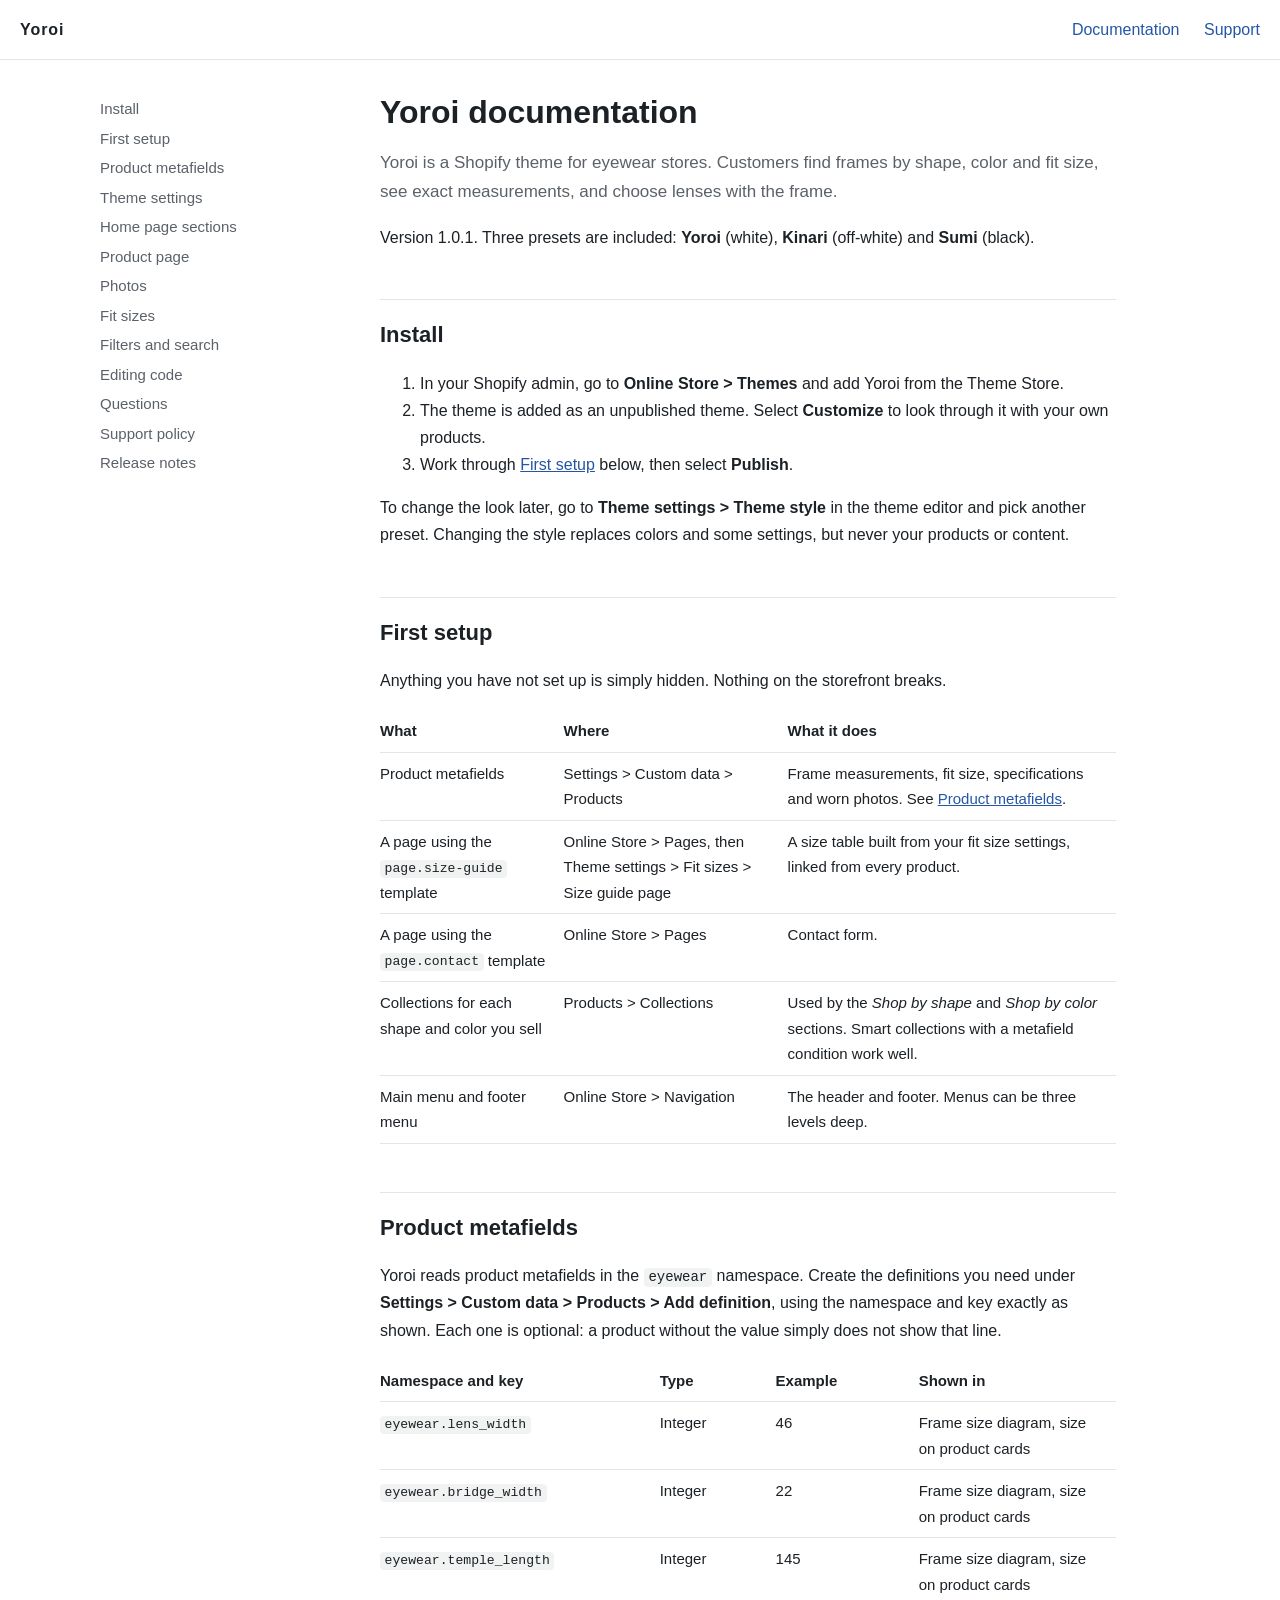
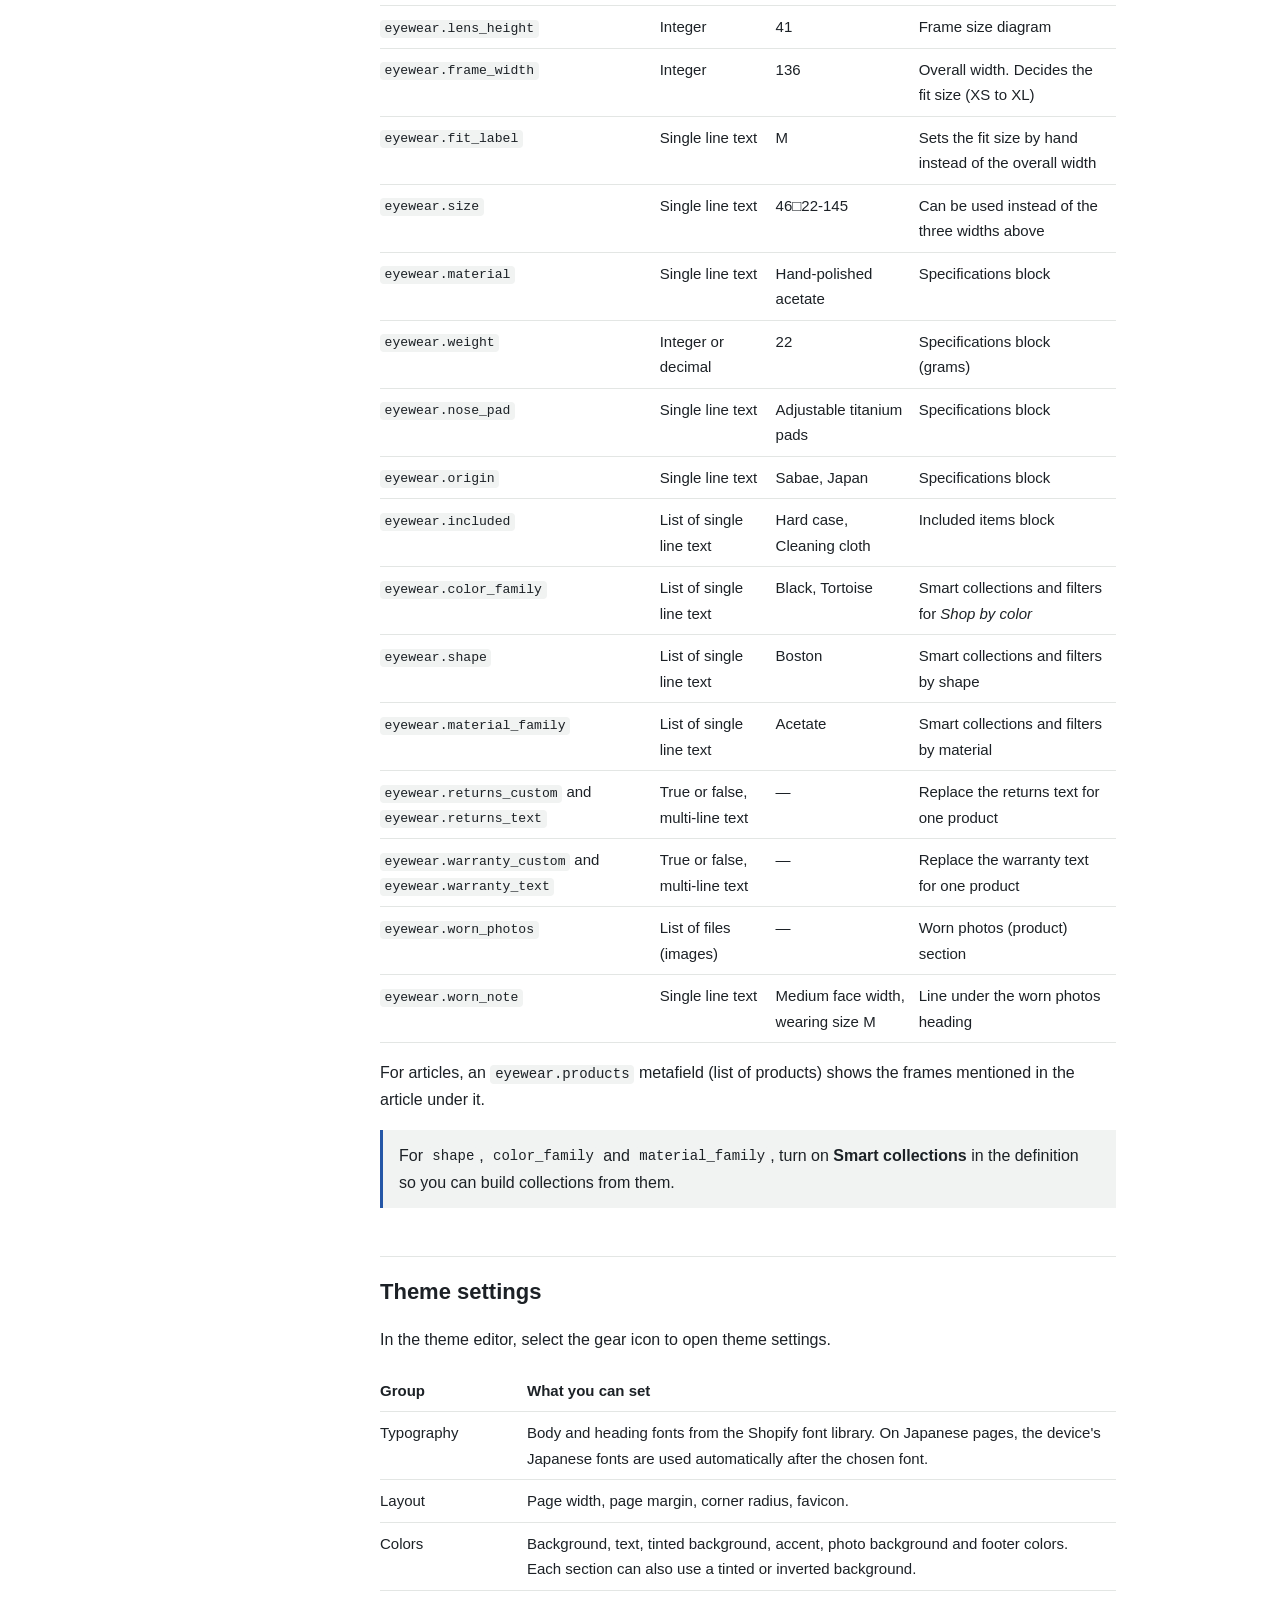
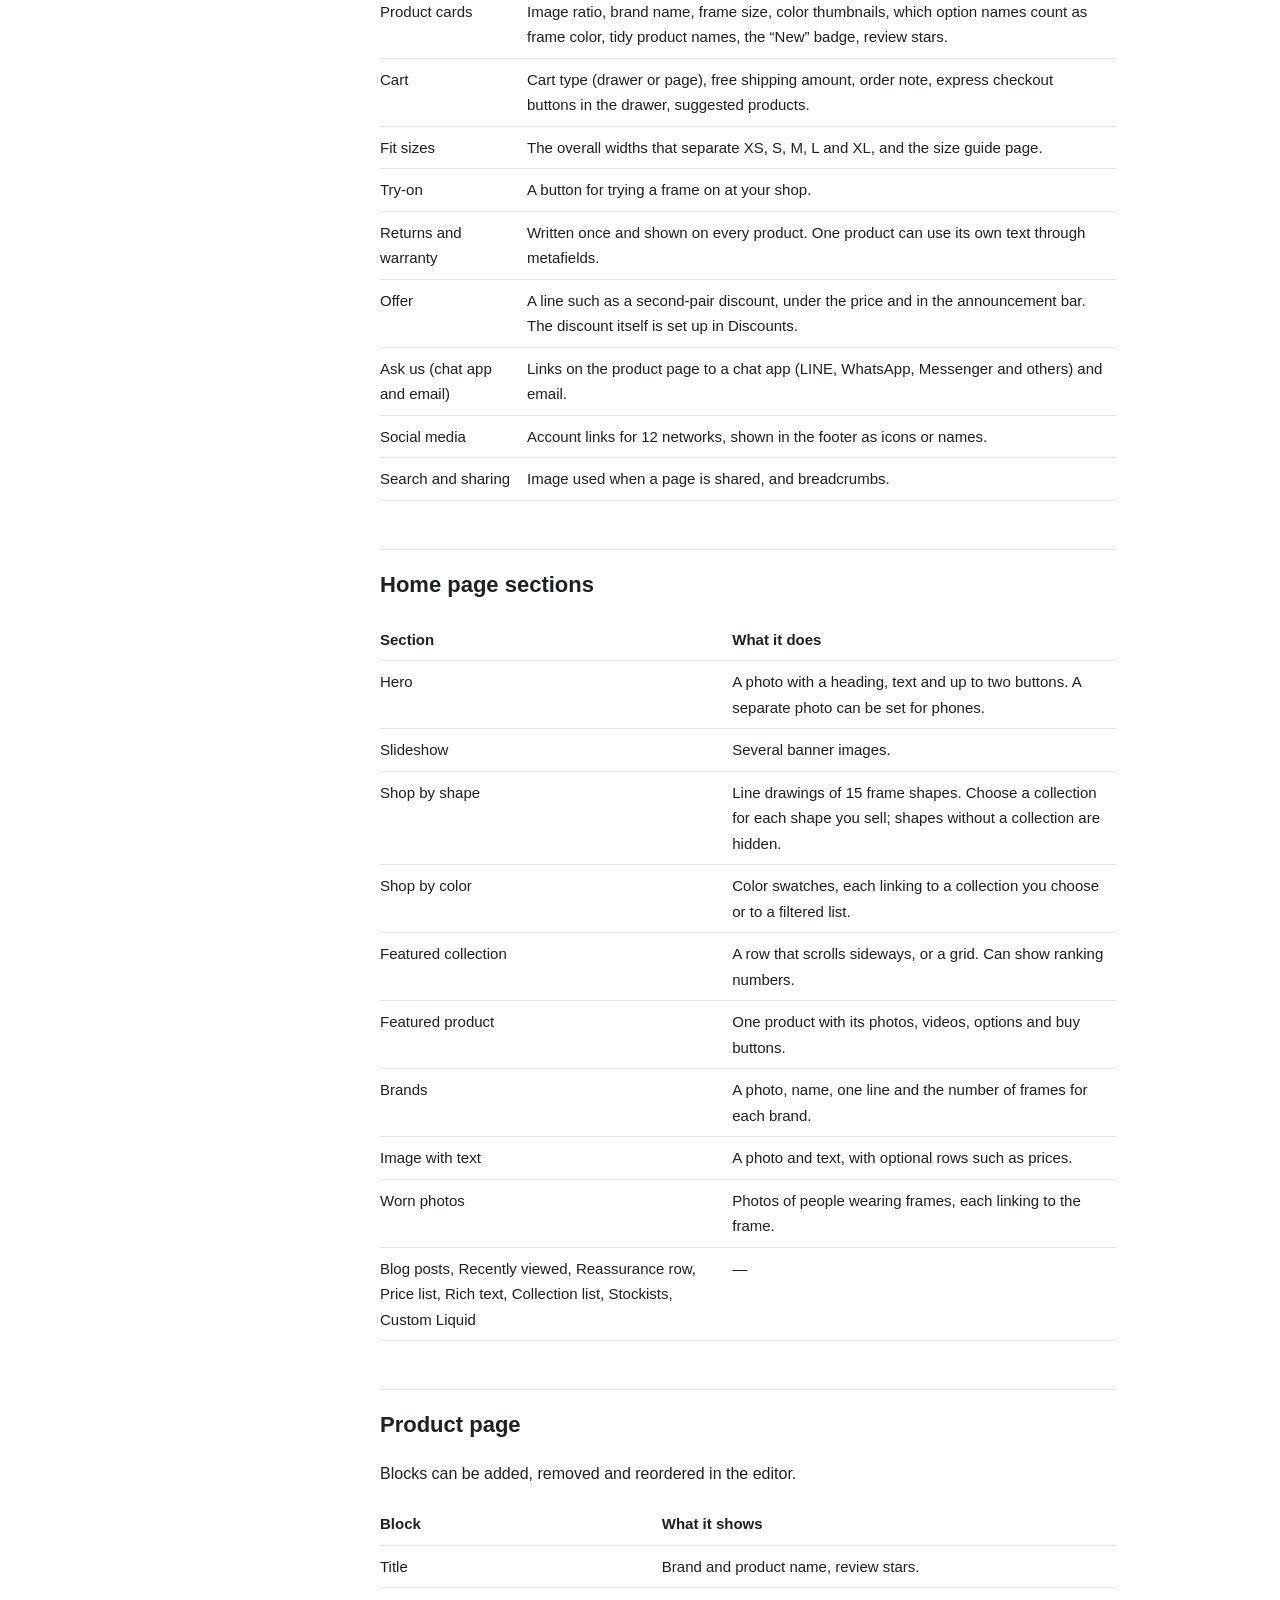
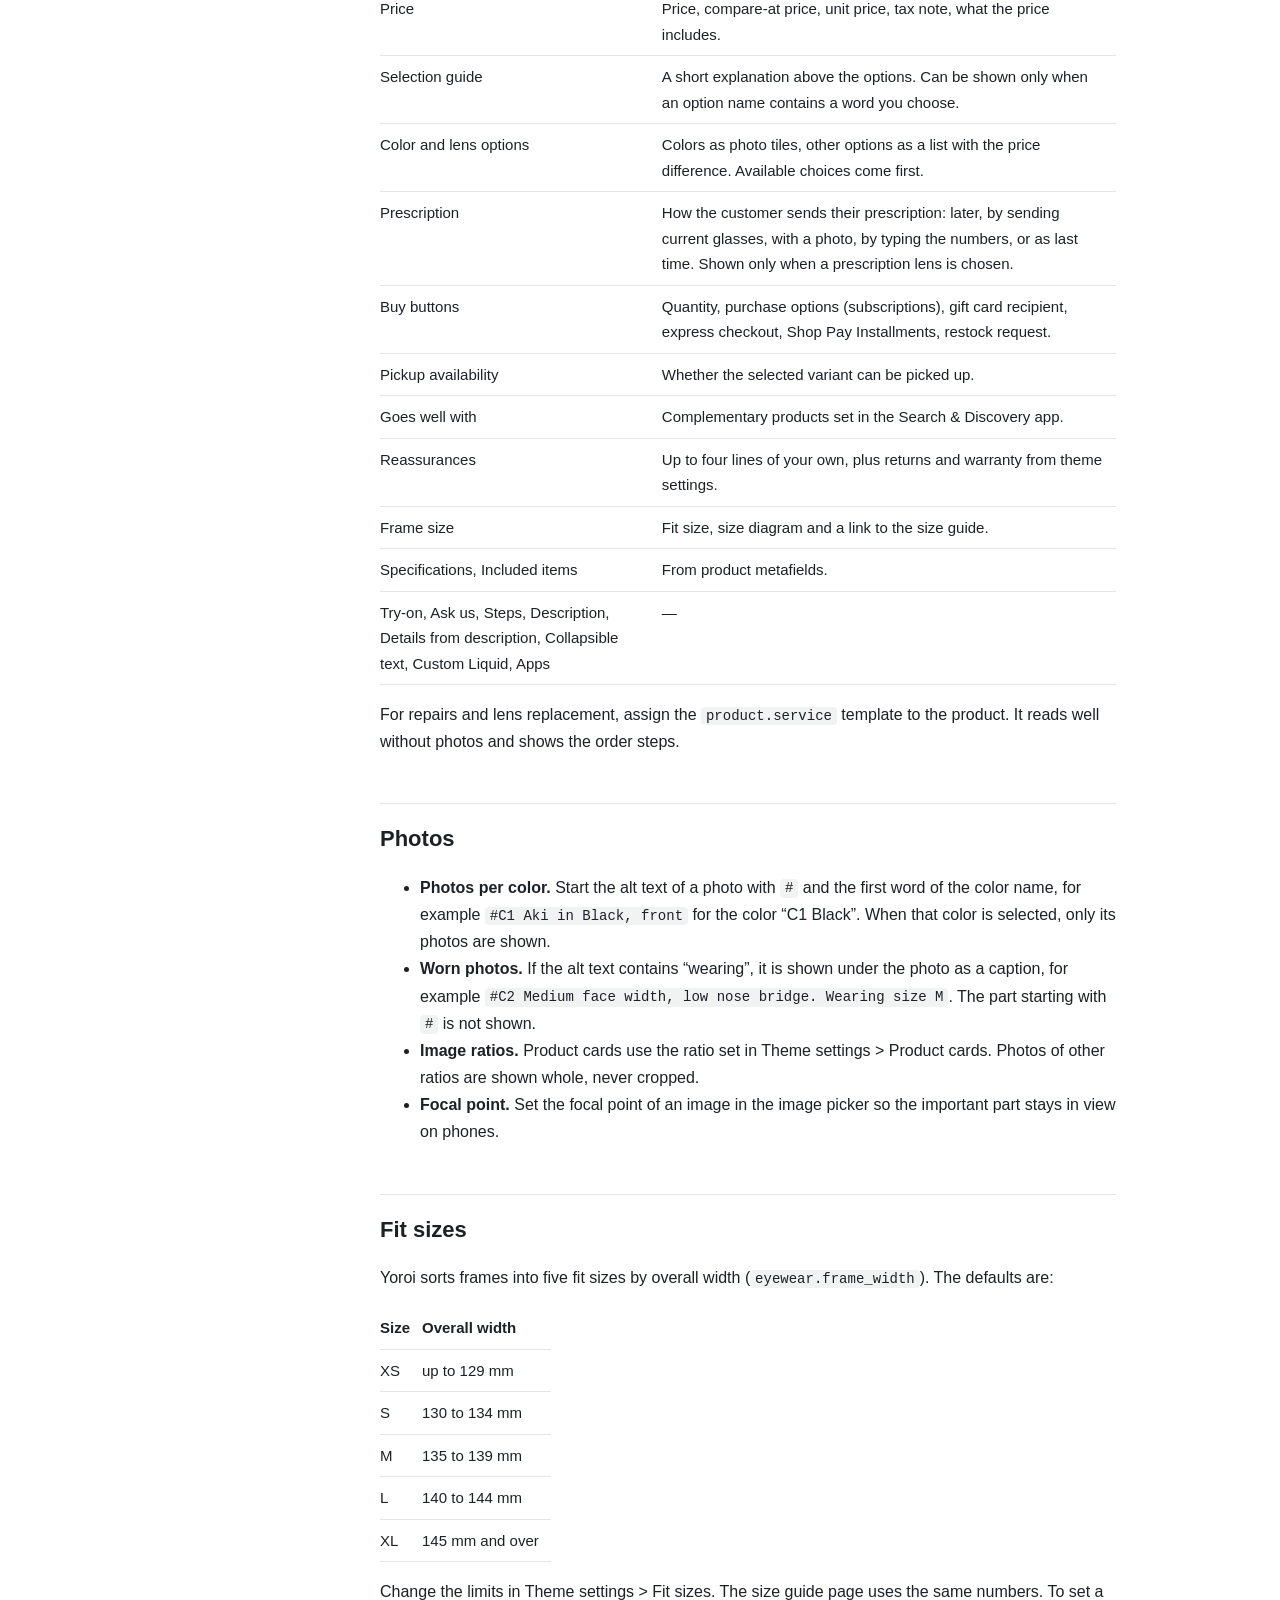
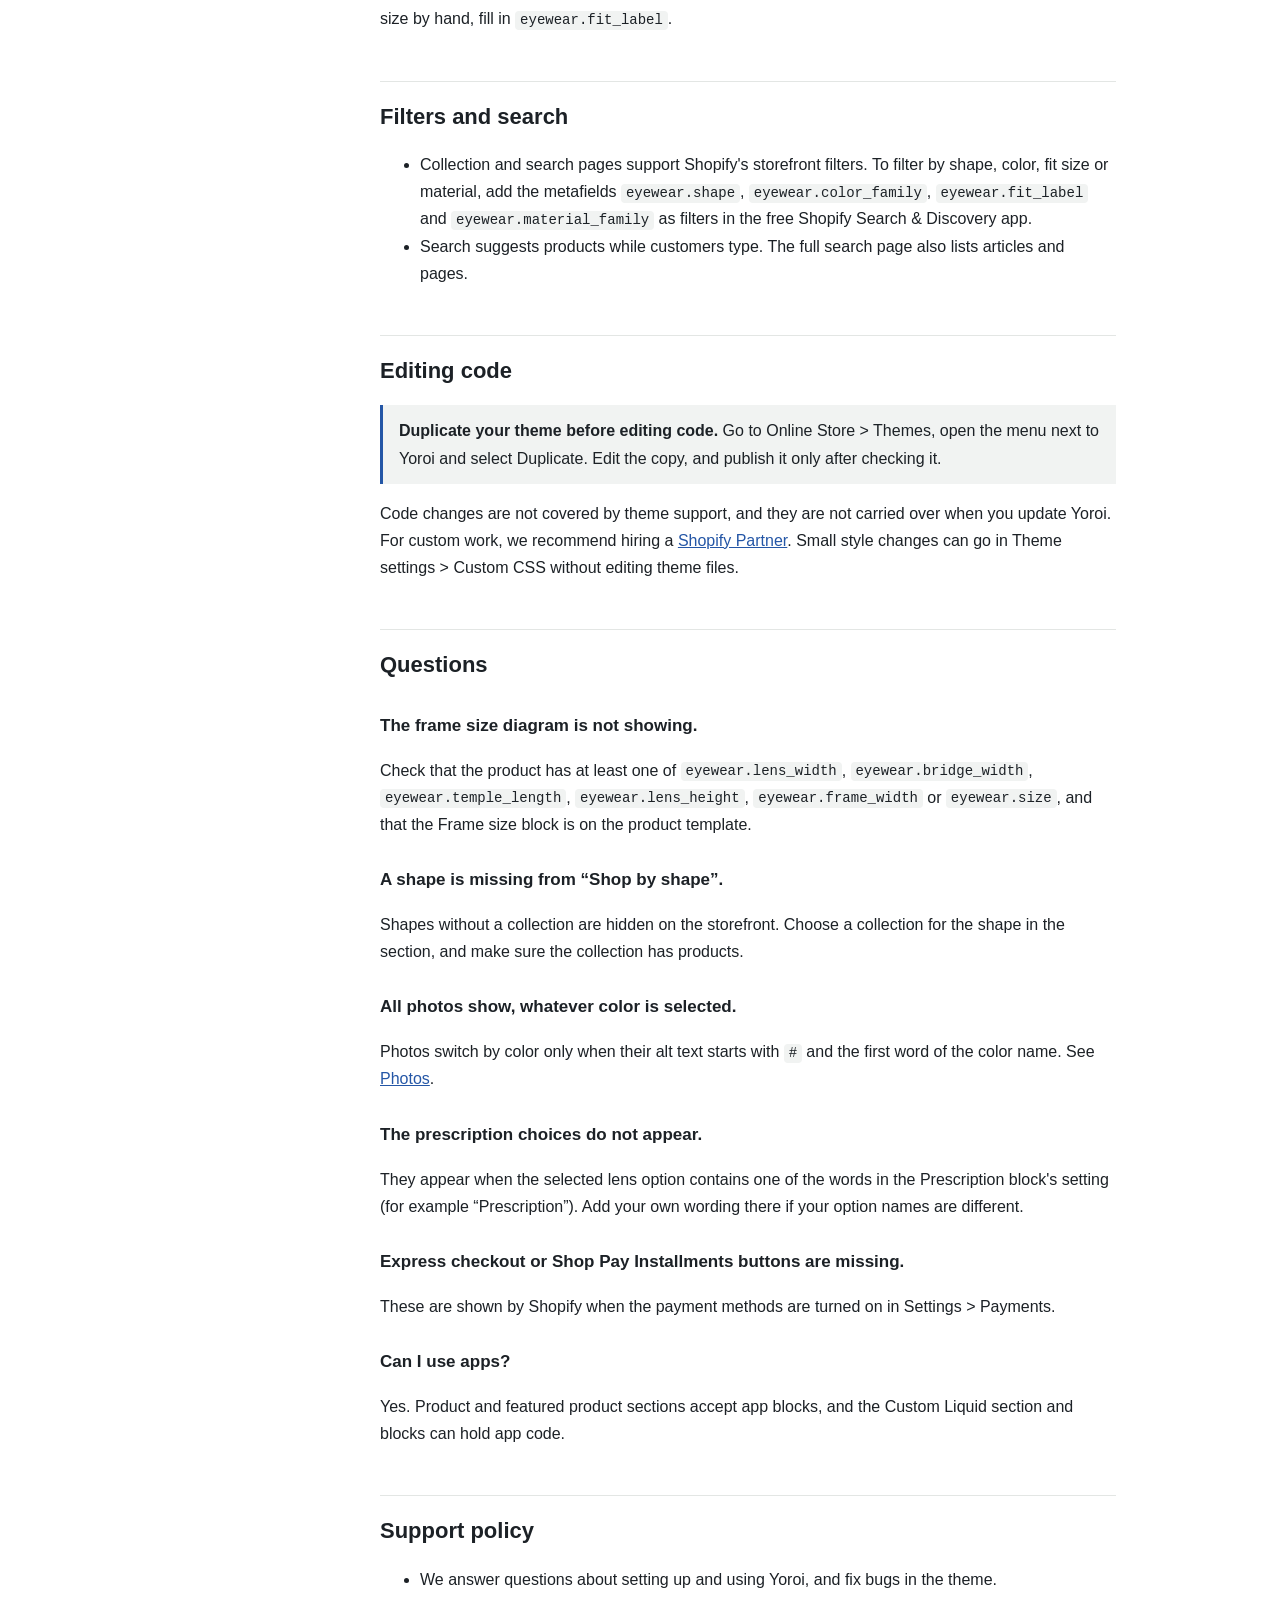
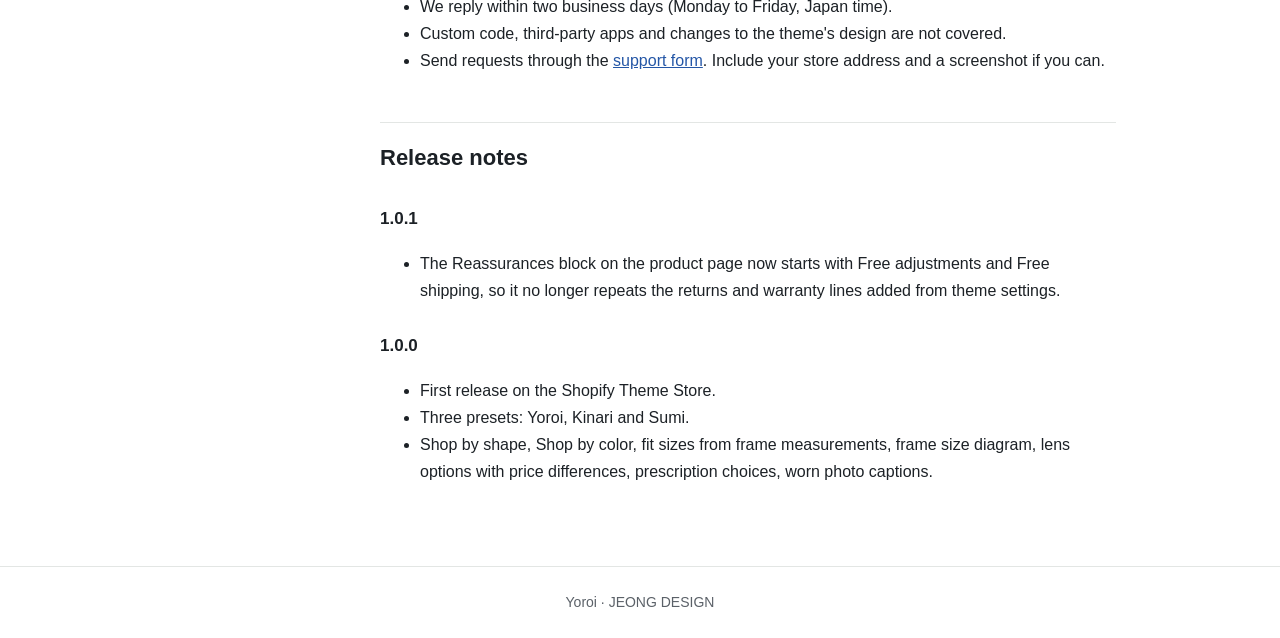
<file: index.html>
<!doctype html>
<html lang="en">
<head>
  <meta charset="utf-8">
  <meta name="viewport" content="width=device-width, initial-scale=1">
  <title>Yoroi theme documentation</title>
  <meta name="description" content="How to set up and use Yoroi, a Shopify theme for eyewear stores.">
  <link rel="stylesheet" href="style.css">
</head>
<body>
  <a class="skip" href="#content">Skip to content</a>
  <header class="top">
    <a class="brand" href="./">Yoroi</a>
    <nav aria-label="Site">
      <a href="./" aria-current="page">Documentation</a>
      <a href="support.html">Support</a>
    </nav>
  </header>

  <div class="layout">
    <nav class="toc" aria-label="On this page">
      <ol>
        <li><a href="#install">Install</a></li>
        <li><a href="#first-setup">First setup</a></li>
        <li><a href="#metafields">Product metafields</a></li>
        <li><a href="#settings">Theme settings</a></li>
        <li><a href="#home">Home page sections</a></li>
        <li><a href="#product">Product page</a></li>
        <li><a href="#photos">Photos</a></li>
        <li><a href="#fit-sizes">Fit sizes</a></li>
        <li><a href="#filters">Filters and search</a></li>
        <li><a href="#code">Editing code</a></li>
        <li><a href="#faq">Questions</a></li>
        <li><a href="#support-policy">Support policy</a></li>
        <li><a href="#releases">Release notes</a></li>
      </ol>
    </nav>

    <main id="content">
      <h1>Yoroi documentation</h1>
      <p class="lead">Yoroi is a Shopify theme for eyewear stores. Customers find frames by shape, color and fit size, see exact measurements, and choose lenses with the frame.</p>
      <p>Version 1.0.1. Three presets are included: <strong>Yoroi</strong> (white), <strong>Kinari</strong> (off-white) and <strong>Sumi</strong> (black).</p>

      <h2 id="install">Install</h2>
      <ol>
        <li>In your Shopify admin, go to <strong>Online Store &gt; Themes</strong> and add Yoroi from the Theme Store.</li>
        <li>The theme is added as an unpublished theme. Select <strong>Customize</strong> to look through it with your own products.</li>
        <li>Work through <a href="#first-setup">First setup</a> below, then select <strong>Publish</strong>.</li>
      </ol>
      <p>To change the look later, go to <strong>Theme settings &gt; Theme style</strong> in the theme editor and pick another preset. Changing the style replaces colors and some settings, but never your products or content.</p>

      <h2 id="first-setup">First setup</h2>
      <p>Anything you have not set up is simply hidden. Nothing on the storefront breaks.</p>
      <table>
        <thead><tr><th scope="col">What</th><th scope="col">Where</th><th scope="col">What it does</th></tr></thead>
        <tbody>
          <tr><td>Product metafields</td><td>Settings &gt; Custom data &gt; Products</td><td>Frame measurements, fit size, specifications and worn photos. See <a href="#metafields">Product metafields</a>.</td></tr>
          <tr><td>A page using the <code>page.size-guide</code> template</td><td>Online Store &gt; Pages, then Theme settings &gt; Fit sizes &gt; Size guide page</td><td>A size table built from your fit size settings, linked from every product.</td></tr>
          <tr><td>A page using the <code>page.contact</code> template</td><td>Online Store &gt; Pages</td><td>Contact form.</td></tr>
          <tr><td>Collections for each shape and color you sell</td><td>Products &gt; Collections</td><td>Used by the <em>Shop by shape</em> and <em>Shop by color</em> sections. Smart collections with a metafield condition work well.</td></tr>
          <tr><td>Main menu and footer menu</td><td>Online Store &gt; Navigation</td><td>The header and footer. Menus can be three levels deep.</td></tr>
        </tbody>
      </table>

      <h2 id="metafields">Product metafields</h2>
      <p>Yoroi reads product metafields in the <code>eyewear</code> namespace. Create the definitions you need under <strong>Settings &gt; Custom data &gt; Products &gt; Add definition</strong>, using the namespace and key exactly as shown. Each one is optional: a product without the value simply does not show that line.</p>
      <table>
        <thead><tr><th scope="col">Namespace and key</th><th scope="col">Type</th><th scope="col">Example</th><th scope="col">Shown in</th></tr></thead>
        <tbody>
          <tr><td><code>eyewear.lens_width</code></td><td>Integer</td><td>46</td><td>Frame size diagram, size on product cards</td></tr>
          <tr><td><code>eyewear.bridge_width</code></td><td>Integer</td><td>22</td><td>Frame size diagram, size on product cards</td></tr>
          <tr><td><code>eyewear.temple_length</code></td><td>Integer</td><td>145</td><td>Frame size diagram, size on product cards</td></tr>
          <tr><td><code>eyewear.lens_height</code></td><td>Integer</td><td>41</td><td>Frame size diagram</td></tr>
          <tr><td><code>eyewear.frame_width</code></td><td>Integer</td><td>136</td><td>Overall width. Decides the fit size (XS to XL)</td></tr>
          <tr><td><code>eyewear.fit_label</code></td><td>Single line text</td><td>M</td><td>Sets the fit size by hand instead of the overall width</td></tr>
          <tr><td><code>eyewear.size</code></td><td>Single line text</td><td>46□22-145</td><td>Can be used instead of the three widths above</td></tr>
          <tr><td><code>eyewear.material</code></td><td>Single line text</td><td>Hand-polished acetate</td><td>Specifications block</td></tr>
          <tr><td><code>eyewear.weight</code></td><td>Integer or decimal</td><td>22</td><td>Specifications block (grams)</td></tr>
          <tr><td><code>eyewear.nose_pad</code></td><td>Single line text</td><td>Adjustable titanium pads</td><td>Specifications block</td></tr>
          <tr><td><code>eyewear.origin</code></td><td>Single line text</td><td>Sabae, Japan</td><td>Specifications block</td></tr>
          <tr><td><code>eyewear.included</code></td><td>List of single line text</td><td>Hard case, Cleaning cloth</td><td>Included items block</td></tr>
          <tr><td><code>eyewear.color_family</code></td><td>List of single line text</td><td>Black, Tortoise</td><td>Smart collections and filters for <em>Shop by color</em></td></tr>
          <tr><td><code>eyewear.shape</code></td><td>List of single line text</td><td>Boston</td><td>Smart collections and filters by shape</td></tr>
          <tr><td><code>eyewear.material_family</code></td><td>List of single line text</td><td>Acetate</td><td>Smart collections and filters by material</td></tr>
          <tr><td><code>eyewear.returns_custom</code> and <code>eyewear.returns_text</code></td><td>True or false, multi-line text</td><td>—</td><td>Replace the returns text for one product</td></tr>
          <tr><td><code>eyewear.warranty_custom</code> and <code>eyewear.warranty_text</code></td><td>True or false, multi-line text</td><td>—</td><td>Replace the warranty text for one product</td></tr>
          <tr><td><code>eyewear.worn_photos</code></td><td>List of files (images)</td><td>—</td><td>Worn photos (product) section</td></tr>
          <tr><td><code>eyewear.worn_note</code></td><td>Single line text</td><td>Medium face width, wearing size M</td><td>Line under the worn photos heading</td></tr>
        </tbody>
      </table>
      <p>For articles, an <code>eyewear.products</code> metafield (list of products) shows the frames mentioned in the article under it.</p>
      <div class="note">For <code>shape</code>, <code>color_family</code> and <code>material_family</code>, turn on <strong>Smart collections</strong> in the definition so you can build collections from them.</div>

      <h2 id="settings">Theme settings</h2>
      <p>In the theme editor, select the gear icon to open theme settings.</p>
      <table>
        <thead><tr><th scope="col">Group</th><th scope="col">What you can set</th></tr></thead>
        <tbody>
          <tr><td>Typography</td><td>Body and heading fonts from the Shopify font library. On Japanese pages, the device's Japanese fonts are used automatically after the chosen font.</td></tr>
          <tr><td>Layout</td><td>Page width, page margin, corner radius, favicon.</td></tr>
          <tr><td>Colors</td><td>Background, text, tinted background, accent, photo background and footer colors. Each section can also use a tinted or inverted background.</td></tr>
          <tr><td>Product cards</td><td>Image ratio, brand name, frame size, color thumbnails, which option names count as frame color, tidy product names, the “New” badge, review stars.</td></tr>
          <tr><td>Cart</td><td>Cart type (drawer or page), free shipping amount, order note, express checkout buttons in the drawer, suggested products.</td></tr>
          <tr><td>Fit sizes</td><td>The overall widths that separate XS, S, M, L and XL, and the size guide page.</td></tr>
          <tr><td>Try-on</td><td>A button for trying a frame on at your shop.</td></tr>
          <tr><td>Returns and warranty</td><td>Written once and shown on every product. One product can use its own text through metafields.</td></tr>
          <tr><td>Offer</td><td>A line such as a second-pair discount, under the price and in the announcement bar. The discount itself is set up in Discounts.</td></tr>
          <tr><td>Ask us (chat app and email)</td><td>Links on the product page to a chat app (LINE, WhatsApp, Messenger and others) and email.</td></tr>
          <tr><td>Social media</td><td>Account links for 12 networks, shown in the footer as icons or names.</td></tr>
          <tr><td>Search and sharing</td><td>Image used when a page is shared, and breadcrumbs.</td></tr>
        </tbody>
      </table>

      <h2 id="home">Home page sections</h2>
      <table>
        <thead><tr><th scope="col">Section</th><th scope="col">What it does</th></tr></thead>
        <tbody>
          <tr><td>Hero</td><td>A photo with a heading, text and up to two buttons. A separate photo can be set for phones.</td></tr>
          <tr><td>Slideshow</td><td>Several banner images.</td></tr>
          <tr><td>Shop by shape</td><td>Line drawings of 15 frame shapes. Choose a collection for each shape you sell; shapes without a collection are hidden.</td></tr>
          <tr><td>Shop by color</td><td>Color swatches, each linking to a collection you choose or to a filtered list.</td></tr>
          <tr><td>Featured collection</td><td>A row that scrolls sideways, or a grid. Can show ranking numbers.</td></tr>
          <tr><td>Featured product</td><td>One product with its photos, videos, options and buy buttons.</td></tr>
          <tr><td>Brands</td><td>A photo, name, one line and the number of frames for each brand.</td></tr>
          <tr><td>Image with text</td><td>A photo and text, with optional rows such as prices.</td></tr>
          <tr><td>Worn photos</td><td>Photos of people wearing frames, each linking to the frame.</td></tr>
          <tr><td>Blog posts, Recently viewed, Reassurance row, Price list, Rich text, Collection list, Stockists, Custom Liquid</td><td>—</td></tr>
        </tbody>
      </table>

      <h2 id="product">Product page</h2>
      <p>Blocks can be added, removed and reordered in the editor.</p>
      <table>
        <thead><tr><th scope="col">Block</th><th scope="col">What it shows</th></tr></thead>
        <tbody>
          <tr><td>Title</td><td>Brand and product name, review stars.</td></tr>
          <tr><td>Price</td><td>Price, compare-at price, unit price, tax note, what the price includes.</td></tr>
          <tr><td>Selection guide</td><td>A short explanation above the options. Can be shown only when an option name contains a word you choose.</td></tr>
          <tr><td>Color and lens options</td><td>Colors as photo tiles, other options as a list with the price difference. Available choices come first.</td></tr>
          <tr><td>Prescription</td><td>How the customer sends their prescription: later, by sending current glasses, with a photo, by typing the numbers, or as last time. Shown only when a prescription lens is chosen.</td></tr>
          <tr><td>Buy buttons</td><td>Quantity, purchase options (subscriptions), gift card recipient, express checkout, Shop Pay Installments, restock request.</td></tr>
          <tr><td>Pickup availability</td><td>Whether the selected variant can be picked up.</td></tr>
          <tr><td>Goes well with</td><td>Complementary products set in the Search &amp; Discovery app.</td></tr>
          <tr><td>Reassurances</td><td>Up to four lines of your own, plus returns and warranty from theme settings.</td></tr>
          <tr><td>Frame size</td><td>Fit size, size diagram and a link to the size guide.</td></tr>
          <tr><td>Specifications, Included items</td><td>From product metafields.</td></tr>
          <tr><td>Try-on, Ask us, Steps, Description, Details from description, Collapsible text, Custom Liquid, Apps</td><td>—</td></tr>
        </tbody>
      </table>
      <p>For repairs and lens replacement, assign the <code>product.service</code> template to the product. It reads well without photos and shows the order steps.</p>

      <h2 id="photos">Photos</h2>
      <ul>
        <li><strong>Photos per color.</strong> Start the alt text of a photo with <code>#</code> and the first word of the color name, for example <code>#C1 Aki in Black, front</code> for the color “C1 Black”. When that color is selected, only its photos are shown.</li>
        <li><strong>Worn photos.</strong> If the alt text contains “wearing”, it is shown under the photo as a caption, for example <code>#C2 Medium face width, low nose bridge. Wearing size M</code>. The part starting with <code>#</code> is not shown.</li>
        <li><strong>Image ratios.</strong> Product cards use the ratio set in Theme settings &gt; Product cards. Photos of other ratios are shown whole, never cropped.</li>
        <li><strong>Focal point.</strong> Set the focal point of an image in the image picker so the important part stays in view on phones.</li>
      </ul>

      <h2 id="fit-sizes">Fit sizes</h2>
      <p>Yoroi sorts frames into five fit sizes by overall width (<code>eyewear.frame_width</code>). The defaults are:</p>
      <table>
        <thead><tr><th scope="col">Size</th><th scope="col">Overall width</th></tr></thead>
        <tbody>
          <tr><td>XS</td><td>up to 129 mm</td></tr><tr><td>S</td><td>130 to 134 mm</td></tr><tr><td>M</td><td>135 to 139 mm</td></tr><tr><td>L</td><td>140 to 144 mm</td></tr><tr><td>XL</td><td>145 mm and over</td></tr>
        </tbody>
      </table>
      <p>Change the limits in Theme settings &gt; Fit sizes. The size guide page uses the same numbers. To set a size by hand, fill in <code>eyewear.fit_label</code>.</p>

      <h2 id="filters">Filters and search</h2>
      <ul>
        <li>Collection and search pages support Shopify's storefront filters. To filter by shape, color, fit size or material, add the metafields <code>eyewear.shape</code>, <code>eyewear.color_family</code>, <code>eyewear.fit_label</code> and <code>eyewear.material_family</code> as filters in the free Shopify Search &amp; Discovery app.</li>
        <li>Search suggests products while customers type. The full search page also lists articles and pages.</li>
      </ul>

      <h2 id="code">Editing code</h2>
      <div class="note"><strong>Duplicate your theme before editing code.</strong> Go to Online Store &gt; Themes, open the menu next to Yoroi and select Duplicate. Edit the copy, and publish it only after checking it.</div>
      <p>Code changes are not covered by theme support, and they are not carried over when you update Yoroi. For custom work, we recommend hiring a <a href="https://www.shopify.com/partners/directory">Shopify Partner</a>. Small style changes can go in Theme settings &gt; Custom CSS without editing theme files.</p>

      <h2 id="faq">Questions</h2>
      <h3>The frame size diagram is not showing.</h3>
      <p>Check that the product has at least one of <code>eyewear.lens_width</code>, <code>eyewear.bridge_width</code>, <code>eyewear.temple_length</code>, <code>eyewear.lens_height</code>, <code>eyewear.frame_width</code> or <code>eyewear.size</code>, and that the Frame size block is on the product template.</p>
      <h3>A shape is missing from “Shop by shape”.</h3>
      <p>Shapes without a collection are hidden on the storefront. Choose a collection for the shape in the section, and make sure the collection has products.</p>
      <h3>All photos show, whatever color is selected.</h3>
      <p>Photos switch by color only when their alt text starts with <code>#</code> and the first word of the color name. See <a href="#photos">Photos</a>.</p>
      <h3>The prescription choices do not appear.</h3>
      <p>They appear when the selected lens option contains one of the words in the Prescription block's setting (for example “Prescription”). Add your own wording there if your option names are different.</p>
      <h3>Express checkout or Shop Pay Installments buttons are missing.</h3>
      <p>These are shown by Shopify when the payment methods are turned on in Settings &gt; Payments.</p>
      <h3>Can I use apps?</h3>
      <p>Yes. Product and featured product sections accept app blocks, and the Custom Liquid section and blocks can hold app code.</p>

      <h2 id="support-policy">Support policy</h2>
      <ul>
        <li>We answer questions about setting up and using Yoroi, and fix bugs in the theme.</li>
        <li>We reply within two business days (Monday to Friday, Japan time).</li>
        <li>Custom code, third-party apps and changes to the theme's design are not covered.</li>
        <li>Send requests through the <a href="support.html">support form</a>. Include your store address and a screenshot if you can.</li>
      </ul>

      <h2 id="releases">Release notes</h2>
      <h3>1.0.1</h3>
      <ul>
        <li>The Reassurances block on the product page now starts with Free adjustments and Free shipping, so it no longer repeats the returns and warranty lines added from theme settings.</li>
      </ul>
      <h3>1.0.0</h3>
      <ul>
        <li>First release on the Shopify Theme Store.</li>
        <li>Three presets: Yoroi, Kinari and Sumi.</li>
        <li>Shop by shape, Shop by color, fit sizes from frame measurements, frame size diagram, lens options with price differences, prescription choices, worn photo captions.</li>
      </ul>
    </main>
  </div>

  <footer class="bottom">Yoroi · JEONG DESIGN</footer>
</body>
</html>
</file>
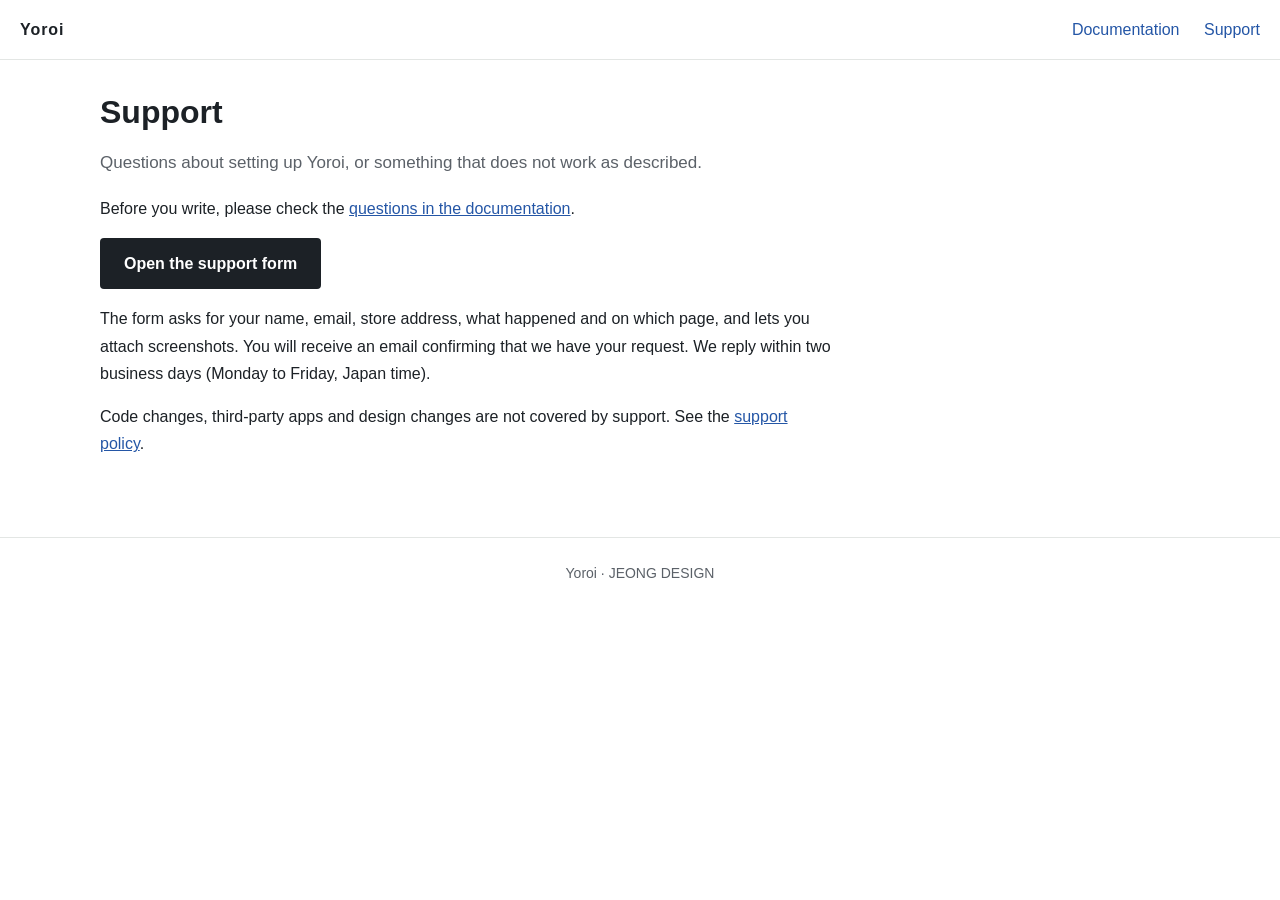
<file: support.html>
<!doctype html>
<html lang="en">
<head>
  <meta charset="utf-8">
  <meta name="viewport" content="width=device-width, initial-scale=1">
  <title>Yoroi theme support</title>
  <meta name="description" content="Contact support for the Yoroi Shopify theme.">
  <link rel="stylesheet" href="style.css">
</head>
<body>
  <a class="skip" href="#content">Skip to content</a>
  <header class="top">
    <a class="brand" href="./">Yoroi</a>
    <nav aria-label="Site">
      <a href="./">Documentation</a>
      <a href="support.html" aria-current="page">Support</a>
    </nav>
  </header>

  <div class="layout" style="grid-template-columns: minmax(0, 1fr);">
    <main id="content">
      <h1>Support</h1>
      <p class="lead">Questions about setting up Yoroi, or something that does not work as described.</p>
      <p>Before you write, please check the <a href="./#faq">questions in the documentation</a>.</p>

      <p><a class="button" href="https://tally.so/r/8NNGXo">Open the support form</a></p>

      <p>The form asks for your name, email, store address, what happened and on which page, and lets you attach screenshots. You will receive an email confirming that we have your request. We reply within two business days (Monday to Friday, Japan time).</p>
      <p>Code changes, third-party apps and design changes are not covered by support. See the <a href="./#support-policy">support policy</a>.</p>
    </main>
  </div>

  <footer class="bottom">Yoroi · JEONG DESIGN</footer>
</body>
</html>
</file>
<file: style.css>
:root {
  --bg: #ffffff;
  --fg: #1c2126;
  --muted: #5b6168;
  --line: #e3e6e4;
  --tint: #f1f3f2;
  --accent: #2456a6;
  --max: 46rem;
}
@media (prefers-color-scheme: dark) {
  :root { --bg: #15181b; --fg: #ecedea; --muted: #a9adb1; --line: #2c3237; --tint: #1d2125; --accent: #9dbef2; }
}
* { box-sizing: border-box; }
html { scroll-padding-top: 1.5rem; }
body {
  margin: 0;
  background: var(--bg);
  color: var(--fg);
  font: 16px/1.7 -apple-system, BlinkMacSystemFont, "Segoe UI", Roboto, "Helvetica Neue", Arial, sans-serif;
}
a { color: var(--accent); }
a:focus-visible, button:focus-visible { outline: 2px solid var(--accent); outline-offset: 2px; }
.skip { position: absolute; left: -999px; }
.skip:focus { left: 1rem; top: 1rem; background: var(--bg); padding: .5rem 1rem; z-index: 2; }
header.top {
  display: flex; align-items: center; justify-content: space-between; gap: 1rem; flex-wrap: wrap;
  padding: 1rem 1.25rem; border-bottom: 1px solid var(--line);
}
header.top .brand { font-weight: 600; letter-spacing: .06em; text-decoration: none; color: var(--fg); }
header.top nav a { margin-left: 1.25rem; text-decoration: none; }
.layout { display: grid; grid-template-columns: 15rem minmax(0, 1fr); gap: 2.5rem; max-width: 70rem; margin: 0 auto; padding: 2rem 1.25rem 4rem; }
.toc { position: sticky; top: 1.5rem; align-self: start; font-size: .9375rem; }
.toc ol { list-style: none; margin: 0; padding: 0; }
.toc li { margin: .25rem 0; }
.toc a { color: var(--muted); text-decoration: none; }
.toc a:hover { color: var(--fg); }
main { max-width: var(--max); min-width: 0; }
h1 { font-size: 2rem; line-height: 1.25; margin: 0 0 .5rem; }
h2 { font-size: 1.375rem; margin: 3rem 0 .75rem; padding-top: 1rem; border-top: 1px solid var(--line); }
h3 { font-size: 1.0625rem; margin: 1.75rem 0 .5rem; }
.lead { color: var(--muted); font-size: 1.0625rem; }
table { width: 100%; border-collapse: collapse; margin: 1rem 0; font-size: .9375rem; display: block; overflow-x: auto; }
th, td { text-align: left; vertical-align: top; padding: .5rem .75rem .5rem 0; border-bottom: 1px solid var(--line); }
th { font-weight: 600; white-space: nowrap; }
code { font: .875em ui-monospace, SFMono-Regular, Menlo, monospace; background: var(--tint); padding: .1em .35em; border-radius: 4px; }
.note { background: var(--tint); border-left: 3px solid var(--accent); padding: .75rem 1rem; margin: 1rem 0; }
.button { display: inline-block; background: var(--fg); color: var(--bg); padding: .75rem 1.5rem; text-decoration: none; border-radius: 4px; font-weight: 600; }
footer.bottom { border-top: 1px solid var(--line); padding: 1.5rem 1.25rem; color: var(--muted); font-size: .875rem; text-align: center; }
@media (max-width: 52rem) {
  .layout { grid-template-columns: 1fr; gap: 1rem; }
  .toc { position: static; border-bottom: 1px solid var(--line); padding-bottom: 1rem; }
  .toc ol { columns: 2; }
}
</file>
